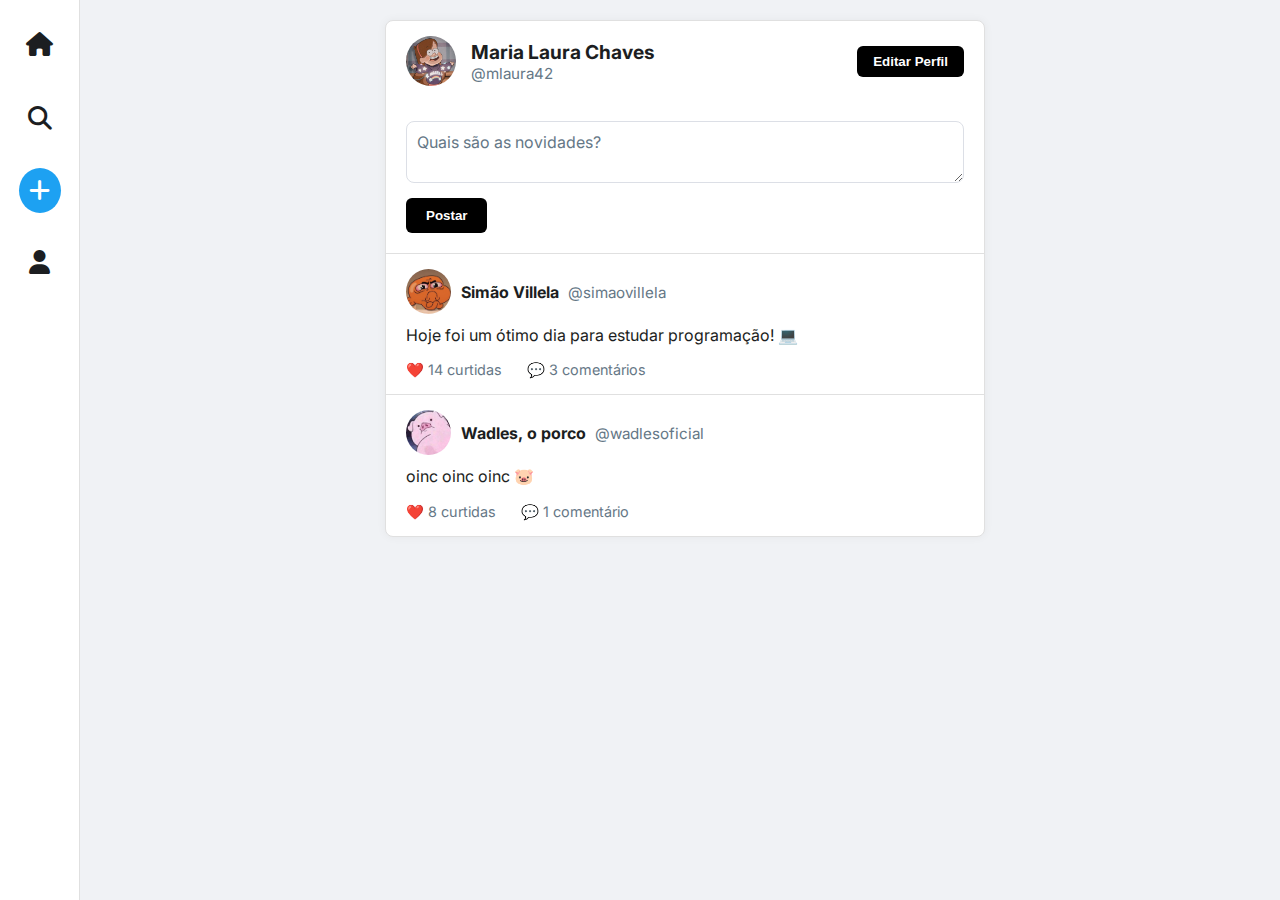
<file: meu-site/index.html>
<!DOCTYPE html>
<html lang="pt-br">
<head>
    <meta charset="UTF-8">
    <meta name="viewport" content="width=device-width, initial-scale=1.0">
    <title>SimasGram</title>
    
    <link rel="stylesheet" href="/meu-site/assets/css/style.css">

    <link rel="stylesheet" href="https://cdnjs.cloudflare.com/ajax/libs/font-awesome/6.5.2/css/all.min.css">
    
    </head>
<body>

    <nav class="sidebar">
        <ul>
            <li><a href="#"><i class="fas fa-home"></i></a></li>
            <li><a href="#"><i class="fas fa-search"></i></a></li>
            <li><a href="#" class="btn-new-post"><i class="fas fa-plus"></i></a></li>
            <li><a href="#"><i class="fas fa-user"></i></a></li>
        </ul>
    </nav>

    <main class="feed-container">
        
        <header class="profile-header">
            <div class="profile-info">
                <img src="/meu-site/assets/img/marialaura-profile.jpg" alt="Avatar de Maria Laura" class="avatar">
                <div>
                    <h2>Maria Laura Chaves</h2>
                    <p class="handle">@mlaura42</p>
                </div>
            </div>
            <button class="btn-edit-profile">Editar Perfil</button>
        </header>

        <section class="new-post-form">
            <textarea placeholder="Quais são as novidades?"></textarea>
            <button class="btn-post">Postar</button>
        </section>

        <hr>

        <div class="posts">
            
            <article class="post">
                <div class="post-header">
                    <img src="/meu-site/assets/img/simaovillela-profile.jpg" alt="Avatar de Simão Villela" class="avatar avatar-small">
                    <div>
                        <span class="author-name">Simão Villela</span>
                        <span class="handle">@simaovillela</span>
                    </div>
                </div>
                <div class="post-body">
                    <p>Hoje foi um ótimo dia para estudar programação! 💻</p>
                </div>
                <div class="post-footer">
                    <span>❤️ 14 curtidas</span>
                    <span>💬 3 comentários</span>
                </div>
            </article>

            <hr>

            <article class="post">
                <div class="post-header">
                    <img src="/meu-site/assets/img/wadles-profile.jpg" alt="Avatar de Wadles" class="avatar avatar-small">
                    <div>
                        <span class="author-name">Wadles, o porco</span>
                        <span class="handle">@wadlesoficial</span>
                    </div>
                </div>
                <div class="post-body">
                    <p>oinc oinc oinc 🐷</p>
                </div>
                <div class="post-footer">
                    <span>❤️ 8 curtidas</span>
                    <span>💬 1 comentário</span>
                </div>
            </article>

        </div>

    </main>

</body>
</html>
</file>
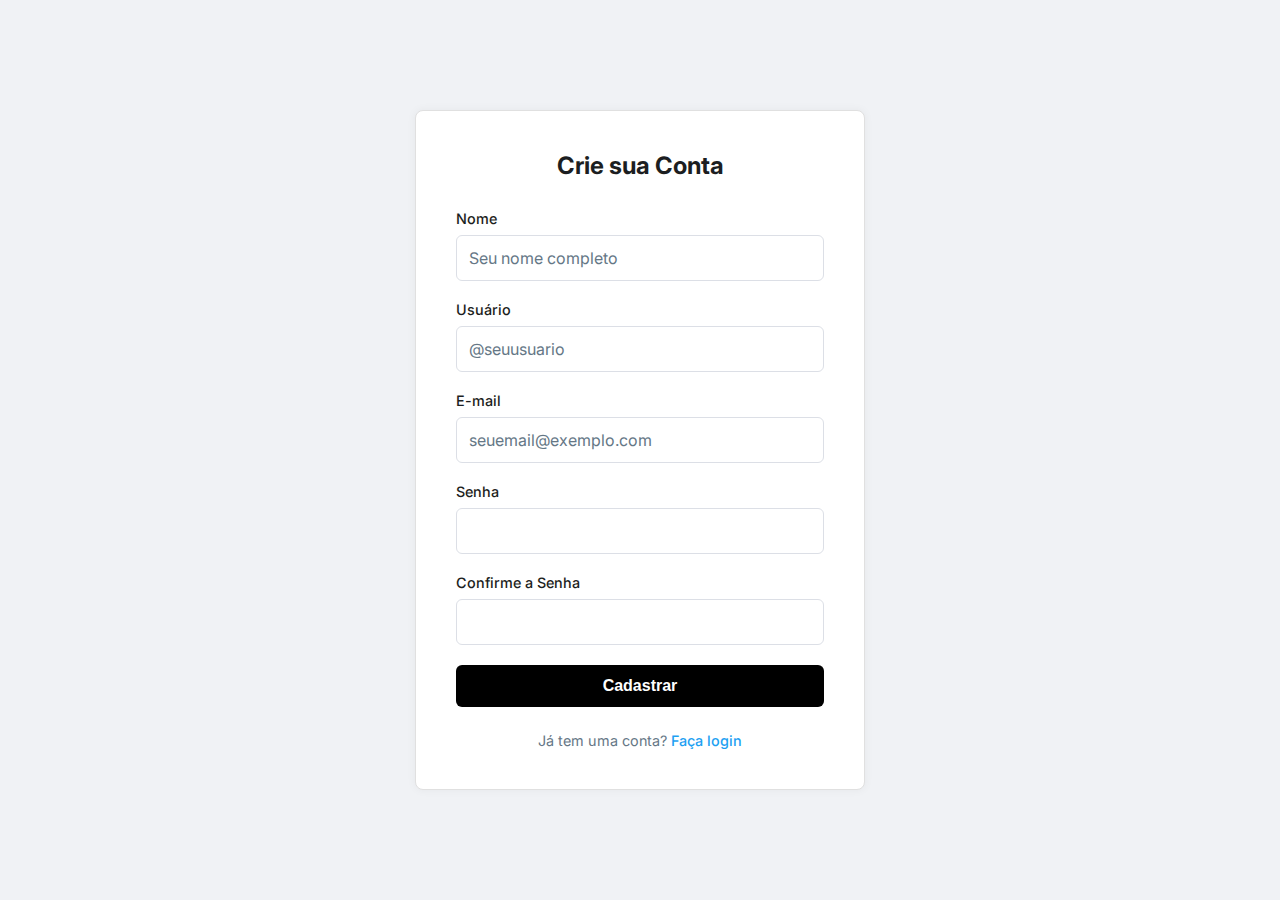
<file: meu-site/cadastro.html>
<!DOCTYPE html>
<html lang="pt-BR">
<head>
    <meta charset="UTF-8">
    <meta name="viewport" content="width=device-width, initial-scale=1.0">
    <title>Cadastro - Sua Rede Social</title>
    <link rel="stylesheet" href="./assets/css/cadastro.css">
</head>
<body>

    <div class="container-auth">
        <h1>Crie sua Conta</h1>
        <form>
            <div class="grupo-form">
                <label for="nome">Nome</label>
                <input type="text" id="nome" name="nome" required placeholder="Seu nome completo">
            </div>
            <div class="grupo-form">
                <label for="usuario">Usuário</label>
                <input type="text" id="usuario" name="usuario" required placeholder="@seuusuario">
            </div>
            <div class="grupo-form">
                <label for="email">E-mail</label>
                <input type="email" id="email" name="email" required placeholder="seuemail@exemplo.com">
            </div>
            <div class="grupo-form">
                <label for="senha">Senha</label>
                <input type="password" id="senha" name="senha" required>
            </div>
            <div class="grupo-form">
                <label for="confirmar-senha">Confirme a Senha</label>
                <input type="password" id="confirmar-senha" name="confirmar-senha" required>
            </div>
            <button type="submit" class="btn-principal">Cadastrar</button>
        </form>
        <div class="link-alternativo">
            Já tem uma conta? <a href="login.html">Faça login</a>
        </div>
    </div>

</body>
</html>
</file>
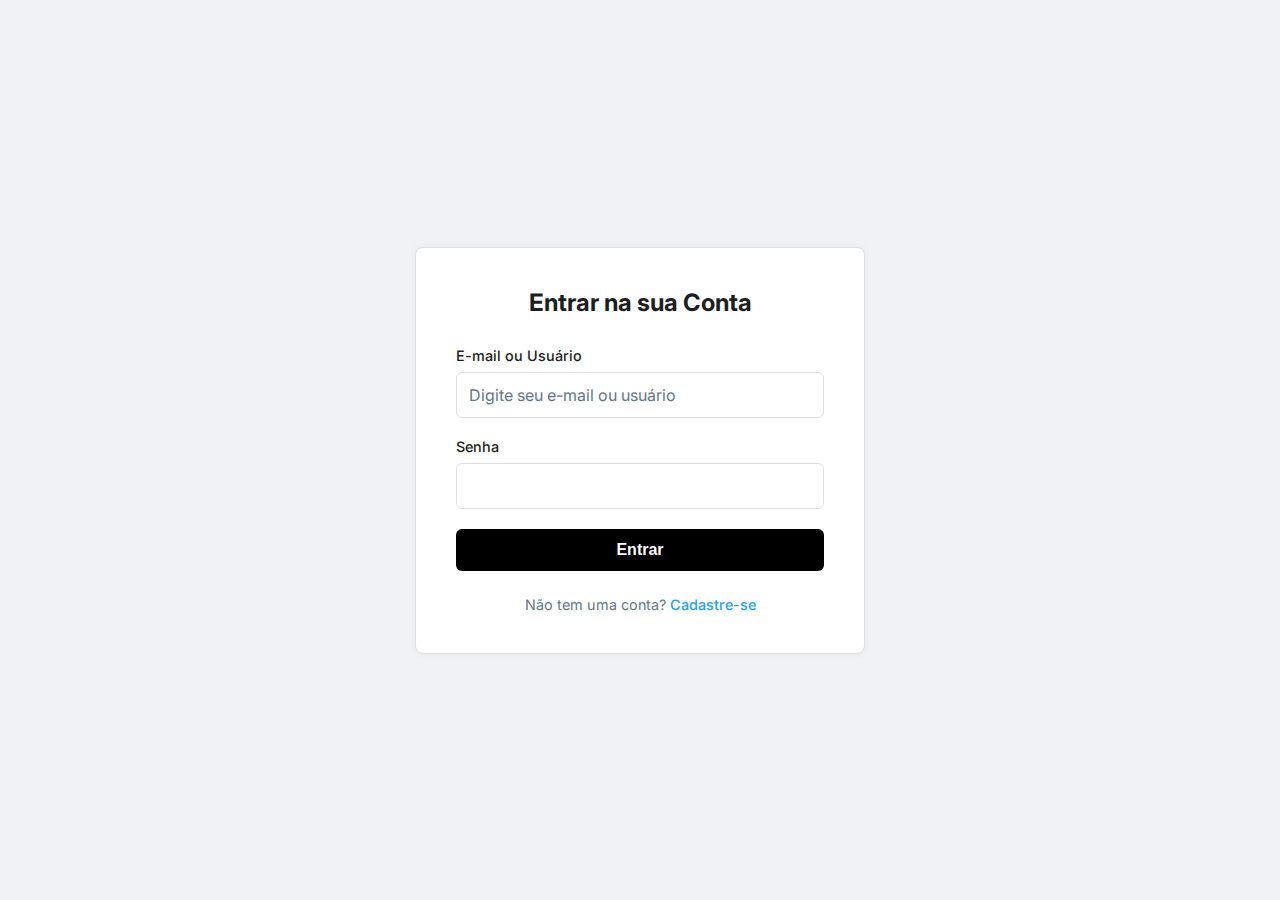
<file: meu-site/login.html>
<!DOCTYPE html>
<html lang="pt-BR">
<head>
    <meta charset="UTF-8">
    <meta name="viewport" content="width=device-width, initial-scale=1.0">
    <title>Login - Sua Rede Social</title>
    <link rel="stylesheet" href="./assets/css/cadastro.css">
</head>
<body>

    <div class="container-auth">
        <h1>Entrar na sua Conta</h1>
        <form>
            <div class="grupo-form">
                <label for="email-usuario">E-mail ou Usuário</label>
                <input type="text" id="email-usuario" name="email-usuario" required placeholder="Digite seu e-mail ou usuário">
            </div>
            <div class="grupo-form">
                <label for="senha">Senha</label>
                <input type="password" id="senha" name="senha" required>
            </div>
            <button type="submit" class="btn-principal">Entrar</button>
        </form>
        <div class="link-alternativo">
            Não tem uma conta? <a href="cadastro.html">Cadastre-se</a>
        </div>
    </div>

</body>
</html>
</file>
<file: meu-site/assets/css/style.css>
@import url('https://fonts.googleapis.com/css2?family=Inter:wght@400;500;700&display=swap');

* {
    margin: 0;
    padding: 0;
    box-sizing: border-box;
}

body {
    font-family: 'Inter', sans-serif;
    background-color: #f0f2f5;
    color: #1c1e21;
    padding-left: 90px; 
}

.sidebar {
    width: 80px;
    height: 100vh;
    background-color: #ffffff;
    padding-top: 20px;
    position: fixed; 
    left: 0; 
    top: 0;
    border-right: 1px solid #e0e0e0;
    display: flex;
    flex-direction: column;
    align-items: center;
}

.sidebar ul {
    list-style-type: none;
    display: flex;
    flex-direction: column;
    align-items: center;
    gap: 25px;
}

.sidebar ul li a {
    color: #1c1e21;
    font-size: 24px;
    text-decoration: none;
    padding: 10px;
    display: block;
    border-radius: 50%;
}

.sidebar ul li a.btn-new-post {
    background-color: #1da1f2;
    color: #ffffff;
    line-height: 1;
}

.feed-container {
    background-color: #ffffff;
    max-width: 600px;
    margin: 20px auto; 
    border: 1px solid #e0e0e0;
    border-radius: 8px;
    box-shadow: 0 0 10px rgba(0, 0, 0, 0.05);
}

.profile-header {
    display: flex;
    justify-content: space-between;
    align-items: center;
    padding: 15px 20px;
}

.profile-info {
    display: flex;
    align-items: center;
    gap: 15px;
}

.avatar {
    width: 50px;
    height: 50px;
    border-radius: 50%;
    object-fit: cover;
}

.avatar-small {
    width: 45px;
    height: 45px;
}

.profile-info h2 {
    font-size: 1.2rem;
    font-weight: 700;
}

.handle {
    color: #657786;
    font-size: 0.95rem;
}

.btn-edit-profile {
    background-color: #000000;
    color: #ffffff;
    border: none;
    padding: 8px 16px;
    border-radius: 6px;
    font-weight: 700;
    cursor: pointer;
}

.new-post-form {
    padding: 20px; 
    display: flex;
    flex-direction: column; 
    align-items: flex-start;
    gap: 15px; 
}

.new-post-form textarea {
    width: 100%;
    border: 1px solid #dcdfe6;
    border-radius: 8px;        
    padding: 10px;             
    resize: vertical;          
    font-size: 1rem;            
    font-family: 'Inter', sans-serif;
    outline: none;
    margin-bottom: 0; 
    margin-right: 0;  
}


.new-post-form textarea::placeholder {
    color: #657786;
}

.btn-post {
    background-color: #000000;
    color: #ffffff;
    border: none;
    padding: 10px 20px;
    border-radius: 6px;
    font-weight: 700;
    cursor: pointer;
}

hr {
    border: 0;
    height: 1px;
    background-color: #e0e0e0;
}

.post {
    padding: 15px 20px;
}

.post-header {
    display: flex;
    align-items: center;
    gap: 10px;
    margin-bottom: 10px;
}

.author-name {
    font-weight: 700;
    margin-right: 5px;
}

.post-body p {
    font-size: 1rem;
    line-height: 1.4;
}

.post-footer {
    margin-top: 15px;
    display: flex;
    gap: 25px;
    color: #657786;
    font-size: 0.9rem;
}
</file>
<file: meu-site/assets/css/cadastro.css>
/* Importa a fonte Inter */
@import url('https://fonts.googleapis.com/css2?family=Inter:wght@400;500;700&display=swap');

/* Reset básico e box-sizing */
* {
    margin: 0;
    padding: 0;
    box-sizing: border-box;
}

/* Estilos do corpo da página (body) */
body {
    font-family: 'Inter', sans-serif;
    background-color: #f0f2f5;
    color: #1c1e21;
    display: flex;
    justify-content: center;
    align-items: center;
    height: 100vh;
}

/* Container principal genérico para os formulários */
.container-auth {
    background-color: #ffffff;
    width: 100%;
    max-width: 450px;
    padding: 40px;
    border: 1px solid #e0e0e0;
    border-radius: 8px;
    box-shadow: 0 0 10px rgba(0, 0, 0, 0.05);
}

.container-auth h1 {
    font-size: 1.5rem; /* 24px */
    font-weight: 700;
    text-align: center;
    margin-bottom: 30px;
}

/* Grupos de formulário (label + input) */
.grupo-form {
    margin-bottom: 20px;
}

.grupo-form label {
    display: block;
    color: #1c1e21;
    font-weight: 500;
    margin-bottom: 8px;
    font-size: 0.9rem;
}

.grupo-form input {
    width: 100%;
    padding: 12px;
    border: 1px solid #dcdfe6;
    border-radius: 6px;
    box-sizing: border-box;
    font-size: 1rem;
    font-family: 'Inter', sans-serif;
    outline: none;
    transition: border-color 0.2s, box-shadow 0.2s;
}

.grupo-form input::placeholder {
    color: #657786;
}

.grupo-form input:focus {
    border-color: #1da1f2;
    box-shadow: 0 0 0 2px rgba(29, 161, 242, 0.2);
}

/* Botão principal genérico */
.btn-principal {
    width: 100%;
    padding: 12px;
    background-color: #000000;
    color: #ffffff;
    border: none;
    border-radius: 6px;
    font-size: 1rem;
    font-weight: 700;
    cursor: pointer;
    transition: background-color 0.2s ease;
}

.btn-principal:hover {
    background-color: #333;
}

/* Link alternativo para mudar de tela (login/cadastro) */
.link-alternativo {
    text-align: center;
    margin-top: 25px;
    font-size: 0.9rem;
    color: #657786;
}

.link-alternativo a {
    color: #1da1f2;
    text-decoration: none;
    font-weight: 500;
}

.link-alternativo a:hover {
    text-decoration: underline;
}
</file>
